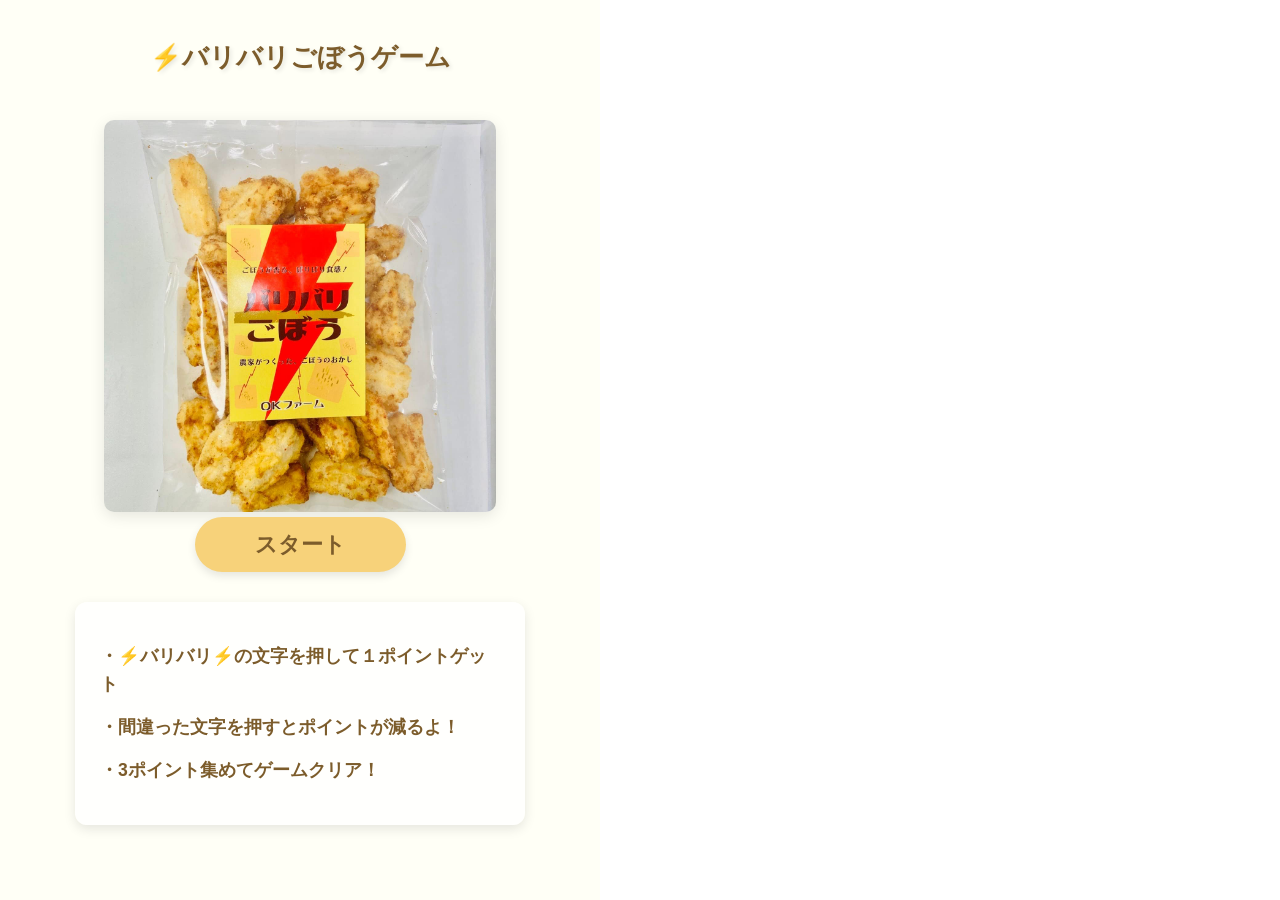
<file: index.html>
<!DOCTYPE html>
<html lang="ja">
<head>
  <meta charset="UTF-8">
  <meta name="viewport" content="width=device-width, initial-scale=1.0, maximum-scale=1.0, user-scalable=no">
  <meta name="mobile-web-app-capable" content="yes">
  <meta name="apple-mobile-web-app-capable" content="yes">
  <title>⚡️バリバリごぼうゲーム</title>
  <link rel="stylesheet" href="style.css">
</head>
<body>
  <div id="cover-image">
    <div id="start-screen" class="screen">
      <h1>⚡️バリバリごぼうゲーム</h1>
      <img src="baribari-photo.jpg" alt="バリバリごぼうイラスト" class="start-screen-gobou-img">
      <button id="start-btn">スタート</button>
      <div class="game-rules">
        <p>・⚡️<strong>バリバリ</strong>⚡️の文字を押して１ポイントゲット</p>
        <p>・間違った文字を押すとポイントが減るよ！</p>
        <p>・3ポイント集めてゲームクリア！</p>
      </div>
    </div>
  </div>
  
  <div id="game-screen">
    <div class="game-ui">
      <div class="score">バリバリを3つ集めろ⚡️</div>
      <div class="timer">残り時間: <span id="timer">20</span>秒</div>
    </div>
    <div id="message"></div>
    <div id="eruption-area"></div>
    <img id="gobou-img" src="baribari-photo.jpg" alt="バリバリごぼう">
  </div>
  
  <!-- クリア画面 -->
  <div id="clear-screen" class="screen" style="display: none;">
    <div class="clear-container">
      <h1>おめでとう！</h1>
      <p class="clear-message"><strong>バリバリごぼうの<br>Amazonクーポンコードを<br>プレゼントします！</strong></p>
      <div class="coupon-box">
        <p>バリバリごぼうが<br>10%オフで買える<br>クーポンコードは</p>
        <div class="coupon-code-wrapper">
          <span class="coupon-code">20252025</span>
          <button class="copy-button" onclick="copyCouponCode()">クーポンコードをコピー</button>
        </div>
        <p class="screenshot-reminder">※スクリーンショットをしておいてね</p>
      </div>
      <div class="amazon-link">
        <p>クーポンコードが使えるAmazonページはこちら</p>
        <a href="https://www.amazon.co.jp/storefront?me=A8NHT3ZCZF4DP" target="_blank" class="amazon-button">
          <span>Amazonで見る</span>
        </a>
      </div>
      <div class="sns-link">
        <p>OKファームのSNSはこちら</p>
        <a href="https://lit.link/okfarm" target="_blank" class="sns-button">
          <span>SNSを見る</span>
        </a>
      </div>
      <button id="restart-btn" class="start-button">もう一度遊ぶ</button>
    </div>
  </div>
  
  <script src="game.js"></script>
</body>
</html>
</file>
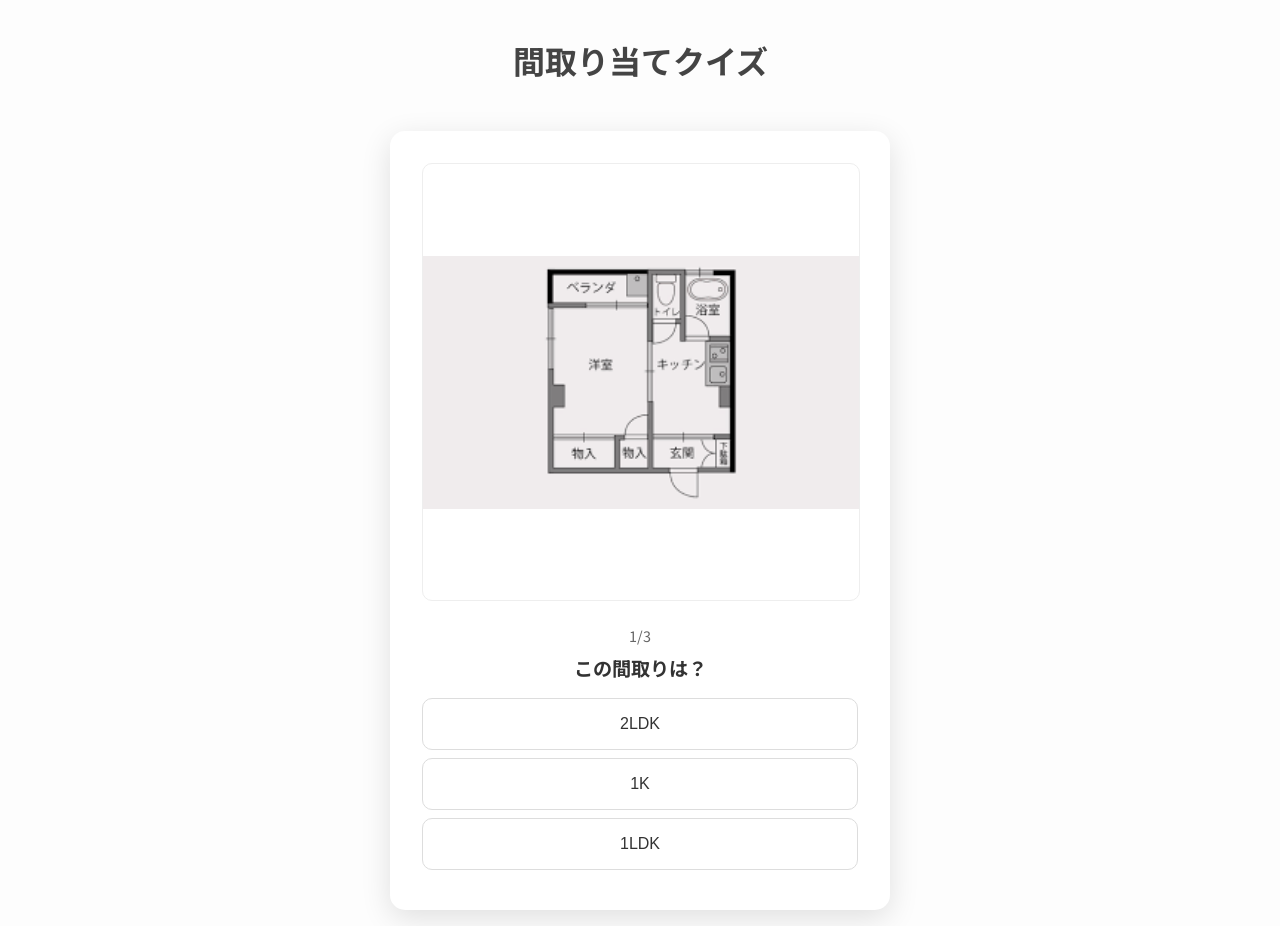
<file: madori-quiz/index.html>
<!DOCTYPE html>
<html lang="ja">
<head>
    <meta charset="UTF-8">
    <meta name="viewport" content="width=device-width, initial-scale=1.0">
    <title>間取り当てクイズ</title>
    <link rel="preconnect" href="https://fonts.googleapis.com">
    <link rel="preconnect" href="https://fonts.gstatic.com" crossorigin>
    <link href="https://fonts.googleapis.com/css2?family=Noto+Sans+JP:wght@400;700&display=swap" rel="stylesheet">
    <link rel="stylesheet" href="style.css">
</head>
<body>
    <h1>間取り当てクイズ</h1>
    <div id="quiz-container">
        <div id="floor-plan-container">
            <img id="floor-plan-image" src="" alt="間取り図">
        </div>
        <div id="question-header">
            <p id="question-number">1/3</p>
            <p id="question-text">この間取りは？</p>
        </div>
        <div id="options-container"></div>
    </div>
    <div id="result-container" class="hidden">
        <h2>結果発表</h2>
        <p>3問中 <span id="score"></span> 問正解！</p>
        <p id="result-message"></p>
        <button id="retry-button">もう一度挑戦する</button>
    </div>
    <script src="script.js"></script>
</body>
</html>
</file>
<file: style.css>
html, body {
  margin: 0;
  padding: 0;
  width: 100%;
  height: 100%;
  overflow: hidden;
}

body {
  background: #f8f5ef;
  font-family: 'Segoe UI', 'ヒラギノ角ゴ ProN', 'Hiragino Kaku Gothic ProN', Meiryo, sans-serif;
  position: relative;
  touch-action: manipulation;
  -webkit-overflow-scrolling: touch;
  height: 100%;
  overflow-y: auto;
}

/* ゲーム中のみスクロールを無効化 */
body.game-active {
  height: 100vh;
  overflow: hidden;
  position: fixed;
  width: 100%;
}

/* ゲーム画面 */
#game-screen {
  position: fixed;
  left: 0;
  top: 0;
  width: 100vw;
  height: 100vh;
  display: none; /* 初期は非表示 */
  flex-direction: column;
  justify-content: space-between;
  align-items: center;
  background: #f8f5ef;
  z-index: 100;
  overflow: hidden;
}
.game-ui {
  position: fixed;
  top: 20px;
  left: 0;
  width: 100%;
  display: flex;
  justify-content: space-between;
  padding: 0 20px;
  box-sizing: border-box;
  z-index: 100;
  pointer-events: none;
}

.score {
  font-size: 2em;
  color: #7c5c2b;
  background: rgba(255, 255, 255, 0.8);
  padding: 10px 20px;
  border-radius: 30px;
  box-shadow: 0 3px 10px rgba(0, 0, 0, 0.15);
  margin: 10px;
  font-weight: bold;
}

.timer {
  font-size: 2em;
  color: #7c5c2b;
  background: rgba(255, 255, 255, 0.8);
  padding: 10px 20px;
  border-radius: 30px;
  box-shadow: 0 3px 10px rgba(0, 0, 0, 0.15);
  margin: 10px;
  font-weight: bold;
}

@media (max-width: 768px) {
  .score, .timer {
    font-size: 1.5em;
    padding: 6px 12px;
    margin: 6px;
  }
  
  .clear-container h1 {
    font-size: 2em;
  }
  
  .clear-container p {
    font-size: 1em;
  }
  
  .coupon-box {
    padding: 12px;
    margin: 15px 0;
  }
  
  .coupon-code {
    font-size: 1.5em;
    padding: 8px 12px;
  }
  
  .amazon-button {
    padding: 10px 20px;
    font-size: 1em;
  }
  
  #restart-btn {
    margin-top: 20px;
    padding: 10px 20px;
    font-size: 1.1em;
  }
}
#message {
  position: fixed;
  top: 50%;
  left: 50%;
  transform: translate(-50%, -50%);
  font-size: 2.5em;
  color: #e67e22;
  font-weight: bold;
  background: rgba(255, 255, 255, 0.9);
  padding: 20px 40px;
  border-radius: 15px;
  box-shadow: 0 5px 15px rgba(0, 0, 0, 0.3);
  z-index: 1000;
  text-align: center;
  min-width: 250px;
  pointer-events: none;
  opacity: 0;
  transition: all 0.3s ease;
  white-space: nowrap;
  display: flex;
  align-items: center;
  justify-content: center;
  height: auto;
}

#message.show {
  opacity: 1;
  transform: translate(-50%, -50%) scale(1.1);
  transition: all 0.3s ease;
}

/* モバイル対応 */
@media (max-width: 480px) {
  #message {
    font-size: 2em;
    padding: 15px 30px;
    min-width: 200px;
  }
}
#cover-image {
  width: 100%;
  min-height: 100%;
  background: #ffffff;
  display: flex;
  flex-direction: column;
  align-items: center;
  z-index: 300;
  padding: 20px 0 80px;
  box-sizing: border-box;
}
#start-screen.screen {
  width: 100%;
  max-width: 600px;
  margin: 0 auto;
  background: transparent;
  display: flex;
  flex-direction: column;
  align-items: center;
  z-index: 2;
  padding: 20px;
  box-sizing: border-box;
}

#gobou-img {
  position: fixed;
  left: 50%;
  bottom: 0;
  transform: translateX(-50%);
  width: 90%;
  max-width: 400px;
  height: auto;
  max-height: 30vh;
  object-fit: contain;
  z-index: 10;
  user-select: none;
  pointer-events: none;
  background: #fffbe9;
  box-shadow: 0 -2px 20px #e7c87a33;
  border-radius: 20px 20px 0 0;
  padding: 10px 10px 0;
  box-sizing: border-box;
}
@media (max-width: 600px) {
  #gobou-img {
    width: 95vw;
    height: 18vw;
    min-height: 60px;
    max-width: 99vw;
    left: 50%;
    bottom: 0;
    transform: translateX(-50%);
  }
  #cover-gobou {
    width: 100vw;
    height: 100vh;
    max-width: 100vw;
    max-height: 100vh;
  }
}
#eruption-area {
  position: fixed;
  left: 0;
  bottom: 120px;
  width: 100vw;
  height: 70vh;
  pointer-events: none;
  z-index: 20;
}
.eruption-word {
  position: fixed;
  font-size: 3em;
  font-weight: bold;
  color: #b86b1b;
  text-shadow: 2px 2px 8px #fff6e0, 0 0 8px #d8b36a;
  cursor: pointer;
  user-select: none;
  pointer-events: auto;
  opacity: 0;
  animation: eruption 5s linear forwards;
  will-change: transform, opacity;
  -webkit-tap-highlight-color: transparent;
  min-width: 120px;
  text-align: center;
  padding: 10px;
  z-index: 1000;
}

@media (max-width: 768px) {
  .eruption-word {
    font-size: 2.5em;
    min-width: 100px;
  }
}

@keyframes eruption {
  0% {
    opacity: 0;
    transform: translate(0, 0) scale(0.9);
  }
  5% {
    opacity: 1;
  }
  95% {
    opacity: 1;
  }
  100% {
    opacity: 0;
    transform: translate(
      var(--end-x, 0),
      var(--end-y, -80vh)
    ) scale(1);
  }
}
#start-screen.screen {
  position: fixed;
  left: 0;
  top: 0;
  width: 100vw;
  height: 100vh;
  background: rgba(255,255,245,0.9);
  display: flex;
  flex-direction: column;
  align-items: center;
  justify-content: flex-start; /* 上から配置するように変更 */
  z-index: 300;
  padding: 30px 20px; /* 上下の余白を調整 */
  box-sizing: border-box;
  overflow-y: auto;
  -webkit-overflow-scrolling: touch; /* スムーズなスクロールのため追加 */
  pointer-events: auto;
}

#start-screen.screen h1 {
  color: #7c5c2b;
  font-size: 1.6em;
  text-align: center;
  margin: 10px 15px 15px 15px;
  text-shadow: 2px 2px 4px rgba(0, 0, 0, 0.1);
}

/* ゲームルールのスタイル */
.game-rules {
  background: rgba(255, 255, 255, 0.8);
  border-radius: 15px;
  padding: 12px 15px;
  margin: 10px 0 20px;
  margin: 10px 0;
  padding: 15px;
  background: rgba(255, 255, 255, 0.7);
  border-radius: 12px;
  box-shadow: 0 4px 12px rgba(0, 0, 0, 0.1);
  max-width: 400px;
  width: 90%;
  text-align: left;
}

.game-rules p {
  margin: 12px 0;
  font-size: 1.1em;
  color: #7c5c2b;
  font-weight: bold;
  line-height: 1.6;
}

/* スタート画面のバリバリごぼう画像 */
/* スタート画面のコンテンツ */
.start-content {
  display: flex;
  flex-direction: column;
  align-items: center;
  width: 100%;
  margin: 10px 0 20px;
}

.start-screen-gobou-img {
  max-width: 250px;
  width: 70%;
  height: auto;
  display: block;
  margin: 0 auto 5px; /* 下マージンを5pxに変更 */
  box-shadow: 0 4px 15px rgba(0, 0, 0, 0.1);
  border-radius: 10px;
}

/* モバイル対応 */
@media (max-width: 768px) {
  .game-rules {
    padding: 15px;
    margin: 15px 0;
    width: 95%;
  }
  
  .game-rules p {
    font-size: 0.95em;
    margin: 12px 0;
    line-height: 1.5;
  }

  .start-screen-gobou-img {
    max-width: 250px;
    width: 85%;
    margin: 15px auto 5px; /* 下マージンを5pxに変更 */
  }

  #start-btn {
    margin: 0 auto; /* 中央揃え */
    padding: 12px 25px;
    font-size: 1.2em;
    display: block; /* ブロック要素に変更 */
  }

  #start-screen.screen {
    padding: 15px;
    justify-content: flex-start;
    padding-top: 30px;
  }
}
/* PC向けスタイル */
@media (min-width: 769px) {
  .start-screen-gobou-img {
    max-width: 400px;
    margin: 30px auto 5px; /* 下マージンを5pxに変更 */
  }

  .game-rules {
    margin: 30px 0;
    padding: 25px;
  }

  .game-rules p {
    font-size: 1.1em;
    margin: 15px 0;
  }

  #start-btn {
    margin-top: 20px;
    font-size: 1.6em;
    padding: 12px 40px;
  }
}

#start-btn {
  font-size: 1.4em;
  padding: 12px 60px;
  background: #f7d27a;
  border: none;
  border-radius: 30px;
  color: #7c5c2b;
  font-weight: bold;
  box-shadow: 0 4px 8px rgba(0, 0, 0, 0.1);
  cursor: pointer;
  margin: 0 auto; /* 中央揃え */
  transition: all 0.2s ease;
  position: relative;
  z-index: 10;
  width: auto;
  min-width: 180px;
  display: block; /* ブロック要素に変更 */
}
#start-btn:hover, #restart-btn:hover {
  background: #ffe7a7;
  transform: translateY(-2px);
  box-shadow: 0 4px 12px rgba(0, 0, 0, 0.2);
}

#start-btn:active, #restart-btn:active {
  transform: translateY(0);
  box-shadow: 0 2px 6px rgba(0, 0, 0, 0.2);
}

/* クリア画面 */
#clear-screen {
  position: fixed;
  top: 0;
  left: 0;
  width: 100%;
  height: 100%;
  background: #fff9e6;
  display: none;
  flex-direction: column;
  justify-content: flex-start;
  align-items: center;
  text-align: center;
  padding: 20px;
  overflow-y: auto;
  -webkit-overflow-scrolling: touch;
  z-index: 500;
  box-sizing: border-box;
  pointer-events: auto;
}

.clear-container {
  max-width: 600px;
  width: 90%;
  background: white;
  padding: 30px;
  border-radius: 20px;
  box-shadow: 0 10px 30px rgba(0, 0, 0, 0.1);
  margin: 30px 0;
  box-sizing: border-box;
}

.clear-container h1 {
  color: #e67e22;
  margin-bottom: 20px;
  font-size: 2.5em;
}

.clear-container p {
  font-size: 1.2em;
  line-height: 1.6;
  margin-bottom: 20px;
  color: #333;
}

.coupon-box {
  background: #fff8e1;
  border: 2px dashed #ffc107;
  border-radius: 10px;
  padding: 15px;
  margin: 20px 0;
  box-sizing: border-box;
  word-break: break-all;
}

.coupon-code-wrapper {
  display: flex;
  align-items: center;
  justify-content: center;
  gap: 10px;
  margin: 15px 0;
}

.coupon-code {
  font-size: 2.5rem;
  font-weight: bold;
  color: #e74c3c;
  letter-spacing: 2px;
  text-align: center;
  border: 2px dashed #e74c3c;
  padding: 10px 20px;
  border-radius: 8px;
  background-color: #fff9f9;
}

.copy-button {
  background-color: #f8f9fa;
  border: 1px solid #ced4da;
  border-radius: 4px;
  color: #495057;
  cursor: pointer;
  font-size: 0.9rem;
  padding: 5px 10px;
  transition: all 0.2s;
}

.copy-button:hover {
  background-color: #e9ecef;
}

.copy-button:active {
  background-color: #dee2e6;
  transform: translateY(1px);
}

.copy-button.copied {
  background-color: #d4edda;
  border-color: #c3e6cb;
  color: #155724;
}

.coupon-code {
  font-size: 2em;
  font-weight: bold;
  color: #e67e22;
  margin: 15px 0;
  letter-spacing: 2px;
  text-shadow: 1px 1px 2px rgba(0,0,0,0.1);
  background: #fff;
  padding: 10px 15px;
  border-radius: 8px;
  display: inline-block;
  border: 2px solid #ff9800;
  word-break: break-all;
  width: 90%;
  max-width: 300px;
  box-sizing: border-box;
  font-family: monospace;
}

.screenshot-reminder {
  color: #e67e22;
  font-size: 0.9em;
  margin-top: 10px;
  font-weight: bold;
  text-align: center;
  width: 100%;
}

.amazon-link {
  margin: 30px 0;
}

.amazon-link p {
  margin-bottom: 15px;
  color: #555;
}

.amazon-button {
  display: inline-block;
  background: #ff9900;
  color: white !important;
  text-decoration: none;
  padding: 12px 25px;
  border-radius: 30px;
  font-weight: bold;
  font-size: 1.1em;
  transition: all 0.3s ease;
  box-shadow: 0 4px 8px rgba(255, 153, 0, 0.3);
}

.amazon-button:hover {
  background: #e68a00;
  transform: translateY(-2px);
  box-shadow: 0 6px 12px rgba(255, 153, 0, 0.4);
}

.amazon-button:active {
  transform: translateY(0);
}

/* SNSリンク */
.sns-link {
  margin: 20px 0 30px;
}

.sns-link p {
  margin-bottom: 15px;
  color: #555;
}

.sns-button {
  display: inline-block;
  background: #3b5998; /* Facebookの青をベースに */
  color: white !important;
  text-decoration: none;
  padding: 12px 25px;
  border-radius: 30px;
  font-weight: bold;
  font-size: 1.1em;
  transition: all 0.3s ease;
  box-shadow: 0 4px 8px rgba(59, 89, 152, 0.3);
}

.sns-button:hover {
  background: #2d4373;
  transform: translateY(-2px);
  box-shadow: 0 6px 12px rgba(59, 89, 152, 0.4);
}

.sns-button:active {
  transform: translateY(0);
}

#restart-btn {
  margin-top: 30px;
  font-size: 1.2em;
  padding: 12px 30px;
  background: #f7d27a;
  border: none;
  border-radius: 30px;
  color: #7c5c2b;
  font-weight: bold;
  cursor: pointer;
  transition: all 0.3s ease;
  box-shadow: 0 4px 8px rgba(0, 0, 0, 0.1);
}
</file>
<file: madori-quiz/style.css>
body {
    font-family: 'Noto Sans JP', sans-serif;
    text-align: center;
    background-color: #fdfdfd;
    color: #333;
    display: flex;
    flex-direction: column;
    justify-content: center;
    align-items: center;
    min-height: 100vh;
    margin: 0;
    padding: 1em;
    box-sizing: border-box;
}

h1 {
    color: #444;
    margin-bottom: 1.5em;
}

#quiz-container, #result-container {
    background-color: white;
    padding: 2em;
    border-radius: 15px;
    box-shadow: 0 8px 30px rgba(0,0,0,0.12);
    width: 100%;
    max-width: 500px;
    box-sizing: border-box;
}

#floor-plan-container {
    margin: 0 auto 1.5em;
    border: 1px solid #eee;
    border-radius: 10px;
    width: 100%;
    height: auto;
    aspect-ratio: 1 / 1;
    display: flex;
    justify-content: center;
    align-items: center;
    overflow: hidden;
}

#floor-plan-image {
    width: 100%;
    height: 100%;
    object-fit: contain;
}

#question-header {
    margin-bottom: 1em;
}

#question-number {
    font-size: 0.9em;
    color: #666;
    margin: 0 0 0.5em 0;
}

#question-text {
    font-size: 1.2em;
    font-weight: bold;
    margin: 0;
}

#options-container button {
    display: block;
    width: 100%;
    padding: 1em;
    margin: 0.5em 0;
    border: 1px solid #ddd;
    border-radius: 10px;
    background-color: #fff;
    color: #333;
    font-size: 1em;
    cursor: pointer;
    transition: all 0.2s ease-in-out;
}

#options-container button:hover {
    background-color: #f0f7ff;
    border-color: #007bff;
    transform: translateY(-2px);
}

#options-container button.selected {
    background-color: #f0f7ff;
    border: 2px solid #007bff;
    font-weight: bold;
}

.hidden {
    display: none;
}

#result-container h2 {
    color: #007bff;
}

#result-message {
    font-size: 1.5em;
    font-weight: bold;
    margin: 1em 0;
    color: #e63946;
}

#retry-button {
    padding: 1em 2em;
    border-radius: 10px;
    border: none;
    background-color: #007bff;
    color: white;
    font-size: 1em;
    font-weight: bold;
    cursor: pointer;
    transition: background-color 0.2s;
}

#retry-button:hover {
    background-color: #0056b3;
}

/* Responsive layout for smartphones */
@media (max-width: 600px) {
    body {
        padding: 0.5em;
        justify-content: flex-start;
        padding-top: 2em;
    }
    h1 {
        font-size: 1.5em;
        margin-bottom: 1em;
    }
    #quiz-container, #result-container {
        padding: 1.5em;
    }
    #question-text {
        font-size: 1.1em;
    }
    #options-container button {
        padding: 0.8em;
        font-size: 0.9em;
    }
    #result-message {
        font-size: 1.3em;
    }
    #retry-button {
        padding: 0.8em 1.5em;
    }
}
</file>
